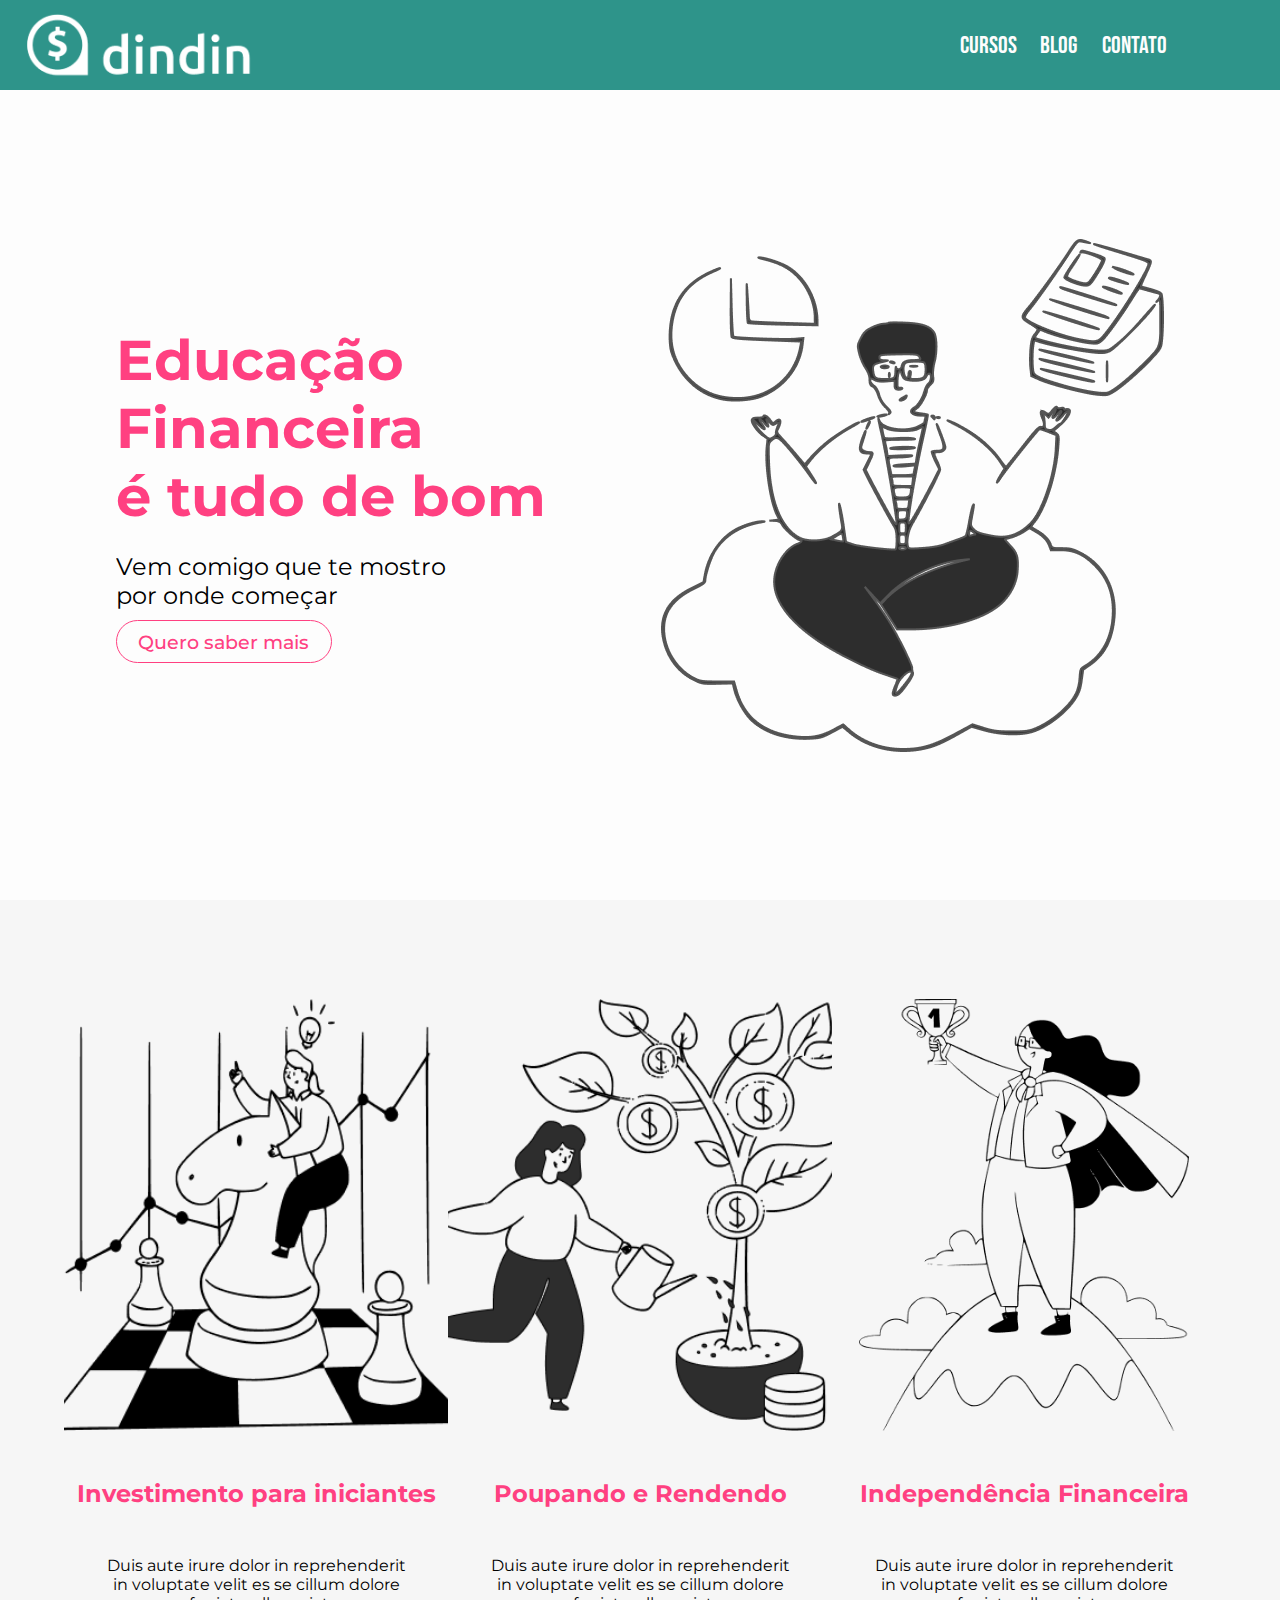
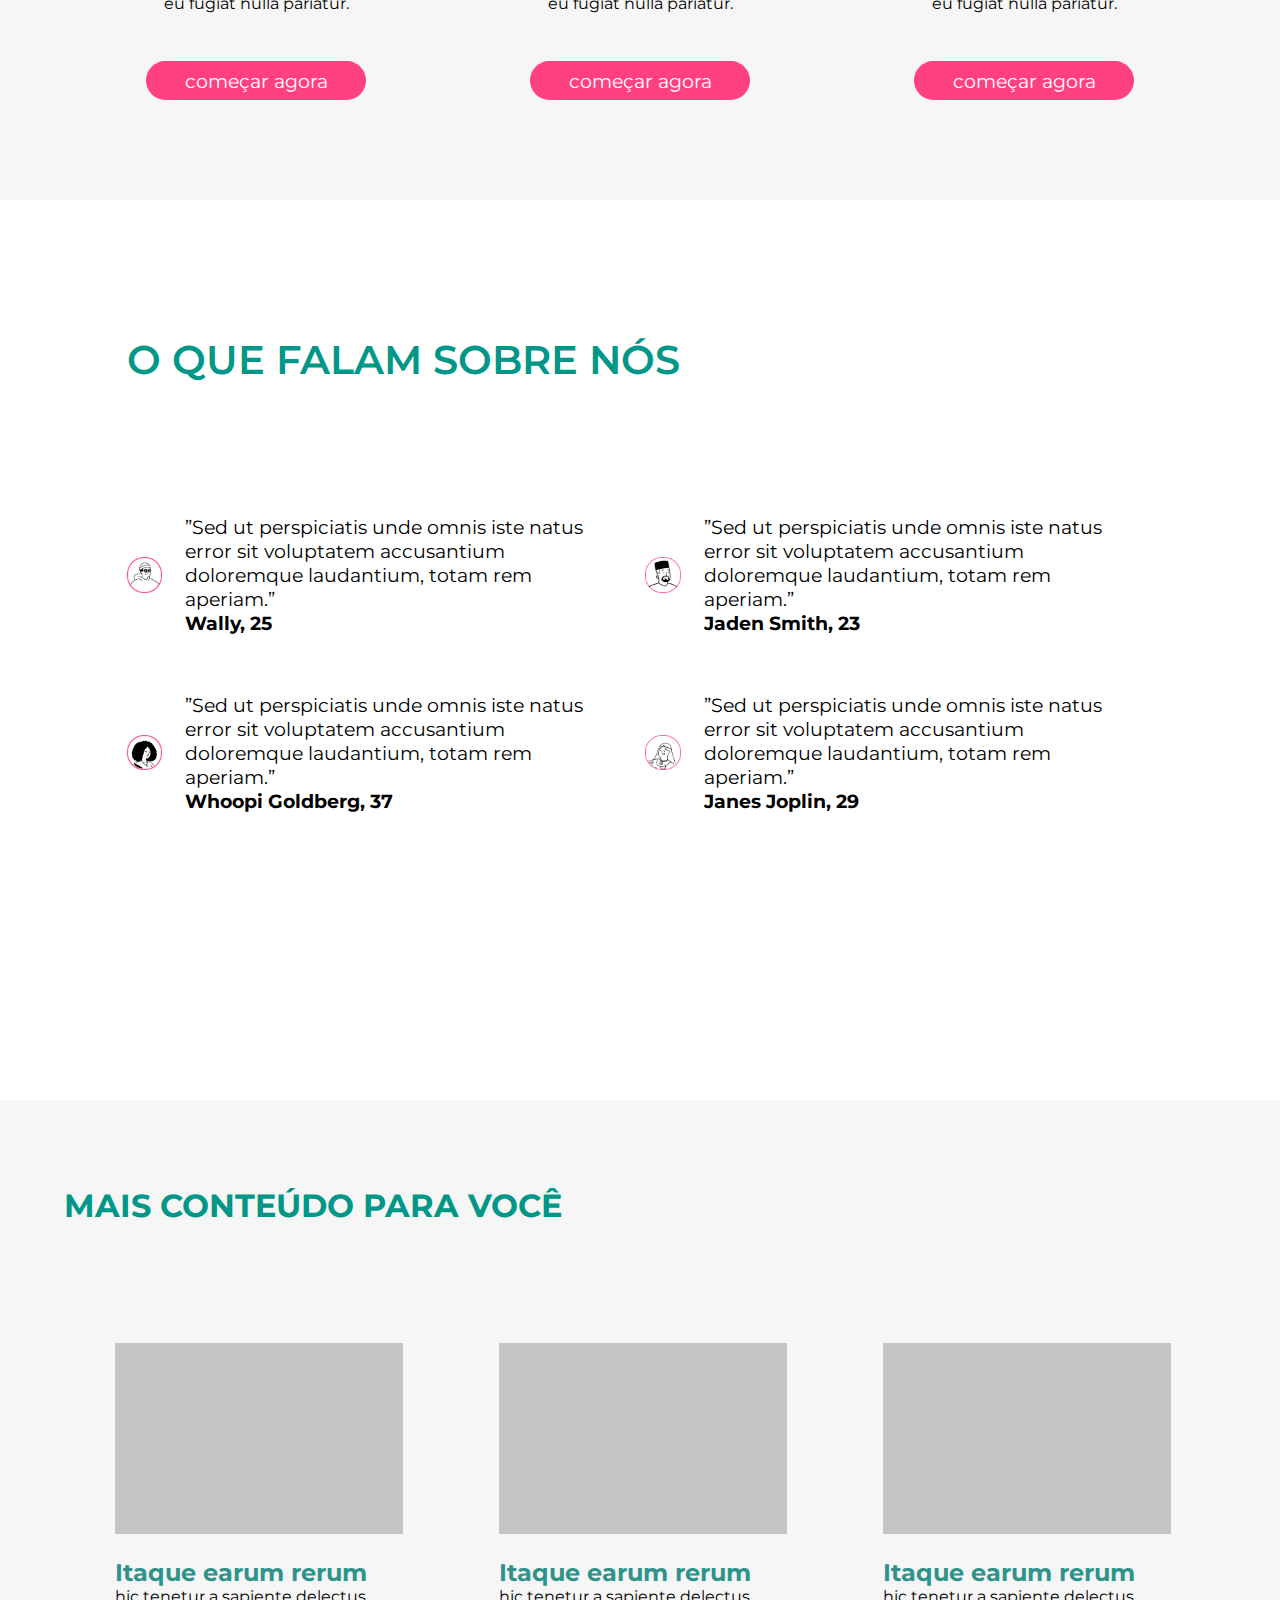
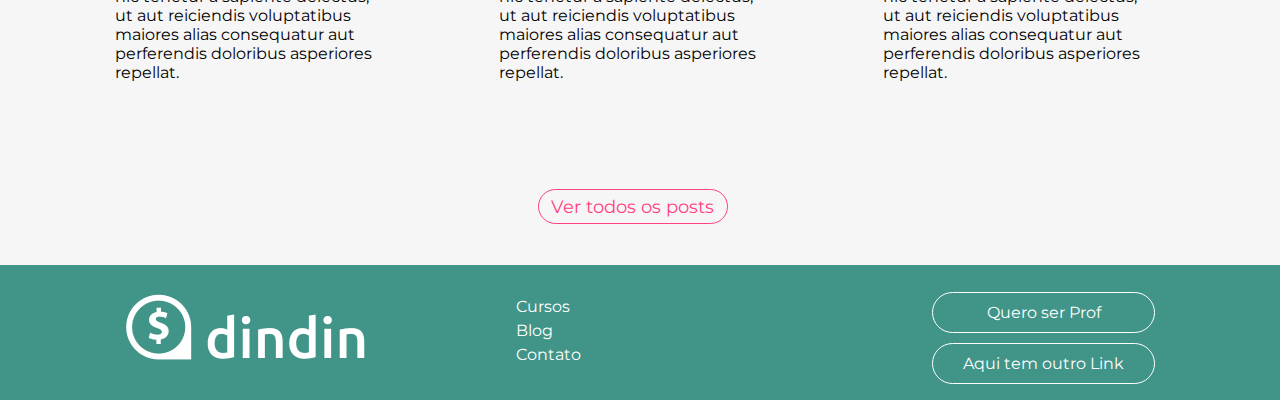
<file: index.html>
<!DOCTYPE html>
<html lang="pt-BR">
<head>
    <meta charset="UTF-8">
    <meta http-equiv="X-UA-Compatible" content="IE=edge">
    <meta name="viewport" content="width=device-width, initial-scale=1.0">
    <link rel="stylesheet" href="./style/style.css">
    <title>DINDIN</title>
</head>
<body>
    <header>
        <a href="./index.html">
            <img src="./img/logo-header.png" alt="Logo da empresa">
        </a>
        <nav>
            <ul>
                <li><a href="./cursos.html">Cursos</a></li>
                <li><a href="./blog.html">Blog</a></li>
                <li><a href="./contato.html">Contato</a></li>
            </ul>
        </nav>
    </header>
    <main>
        <section id="inicio-principal">
            <div>
                <h1>Educação <br> Financeira <br> é tudo de bom</h1>
                <p>Vem comigo que te mostro <br> por onde começar</p>
                <a href="#">Quero saber mais</a>
            </div>
            <img src="./img/ilustra-banner.png" alt="Desenho de homem sentado em nuvem.">
        </section>
        <section id="inicio-curso">
            <div class="cursos-principais">
                <img src="./img/ilustra-poupando.png" alt="Pessoa cavalgando em cavalo do xadrez, em um tabuleiro de xadrez.">
                <h4>Investimento para iniciantes</h4>
                <p>Duis aute irure dolor in reprehenderit in voluptate velit es se cillum dolore eu fugiat nulla pariatur.</p>
                <a href="./curso.html">começar agora</a>
            </div>
            <div class="cursos-principais">
                <img src="./img/ilustra-investimento.png" alt="Mulher agoando uma planta com simbolos de dinheiro.">
                <h4>Poupando e Rendendo</h4>
                <p>Duis aute irure dolor in reprehenderit in voluptate velit es se cillum dolore eu fugiat nulla pariatur.</p>
                <a href="#">começar agora</a>
            </div>
            <div class="cursos-principais">
                <img src="./img/ilustra-independencia.png" alt="Mulher com capa de héroi segurando troféu.">
                <h4>Independência Financeira</h4>
                <p>Duis aute irure dolor in reprehenderit in voluptate velit es se cillum dolore eu fugiat nulla pariatur.</p>
                <a href="#">começar agora</a>
            </div>
        </section>
        <section id="inicio-comentarios">
            <h2>O QUE FALAM SOBRE NÓS</h2>
            <div id="container-comentarios">
                <div>
                    <img src="./img/icon-wally.png" alt="icone de homem">
                    <p>”Sed ut perspiciatis unde omnis iste natus error sit voluptatem accusantium doloremque laudantium, totam rem aperiam.” <br> <b> Wally, 25 </b></p>
                </div>
                <div>
                    <img src="./img/icon-jaden.png" alt="icone de homem">
                    <p>”Sed ut perspiciatis unde omnis iste natus error sit voluptatem accusantium doloremque laudantium, totam rem aperiam.” <br> <b>Jaden Smith, 23</b></p>
                </div>
                <div>
                    <img src="./img/icon-whoopi.png" alt="icone de mulher">
                    <p>”Sed ut perspiciatis unde omnis iste natus error sit voluptatem accusantium doloremque laudantium, totam rem aperiam.” <br> <b>Whoopi Goldberg, 37</b></p>
                </div>
                <div>
                    <img src="./img/icon-jane.png" alt="icone de mulher">
                    <p>”Sed ut perspiciatis unde omnis iste natus error sit voluptatem accusantium doloremque laudantium, totam rem aperiam.” <br> <b>Janes Joplin, 29</b></p>
                </div>
            </div>  
        </section>
        <section id="inicio-posts">
            <h2>MAIS CONTEÚDO PARA VOCÊ</h2>
            <div>
                <img src="./img/fundo cinza.png" alt="plano de fundo cinza">
                <h4>Itaque earum rerum</h4>
                <p> hic tenetur a sapiente delectus, ut aut reiciendis voluptatibus maiores alias consequatur aut perferendis doloribus asperiores repellat.</p>
            </div>
            <div>
                <img src="./img/fundo cinza.png" alt="plano de fundo cinza">
                <h4>Itaque earum rerum</h4>
                <p> hic tenetur a sapiente delectus, ut aut reiciendis voluptatibus maiores alias consequatur aut perferendis doloribus asperiores repellat.</p>
            </div>
            <div>
                <img src="./img/fundo cinza.png" alt="plano de fundo cinza">
                <h4>Itaque earum rerum</h4>
                <p> hic tenetur a sapiente delectus, ut aut reiciendis voluptatibus maiores alias consequatur aut perferendis doloribus asperiores repellat.</p>
            </div>
            <a href="#">Ver todos os posts</a>
        </section>
    </main>
    <footer>
        <a href="./index.html">
            <img src="./img/logo-header.png" alt="Logo da empresa">
        </a>
        <ul>
            <li><a href="./cursos.html">Cursos</a></li>
            <li><a href="./blog.html">Blog</a></li>
            <li><a href="./contato.html">Contato</a></li>
        </ul>
            <div>
                <a href="#">Quero ser Prof</a>
                <a href="#">Aqui tem outro Link</a>
            </div>
    </footer>
</body>
</html>
</file>
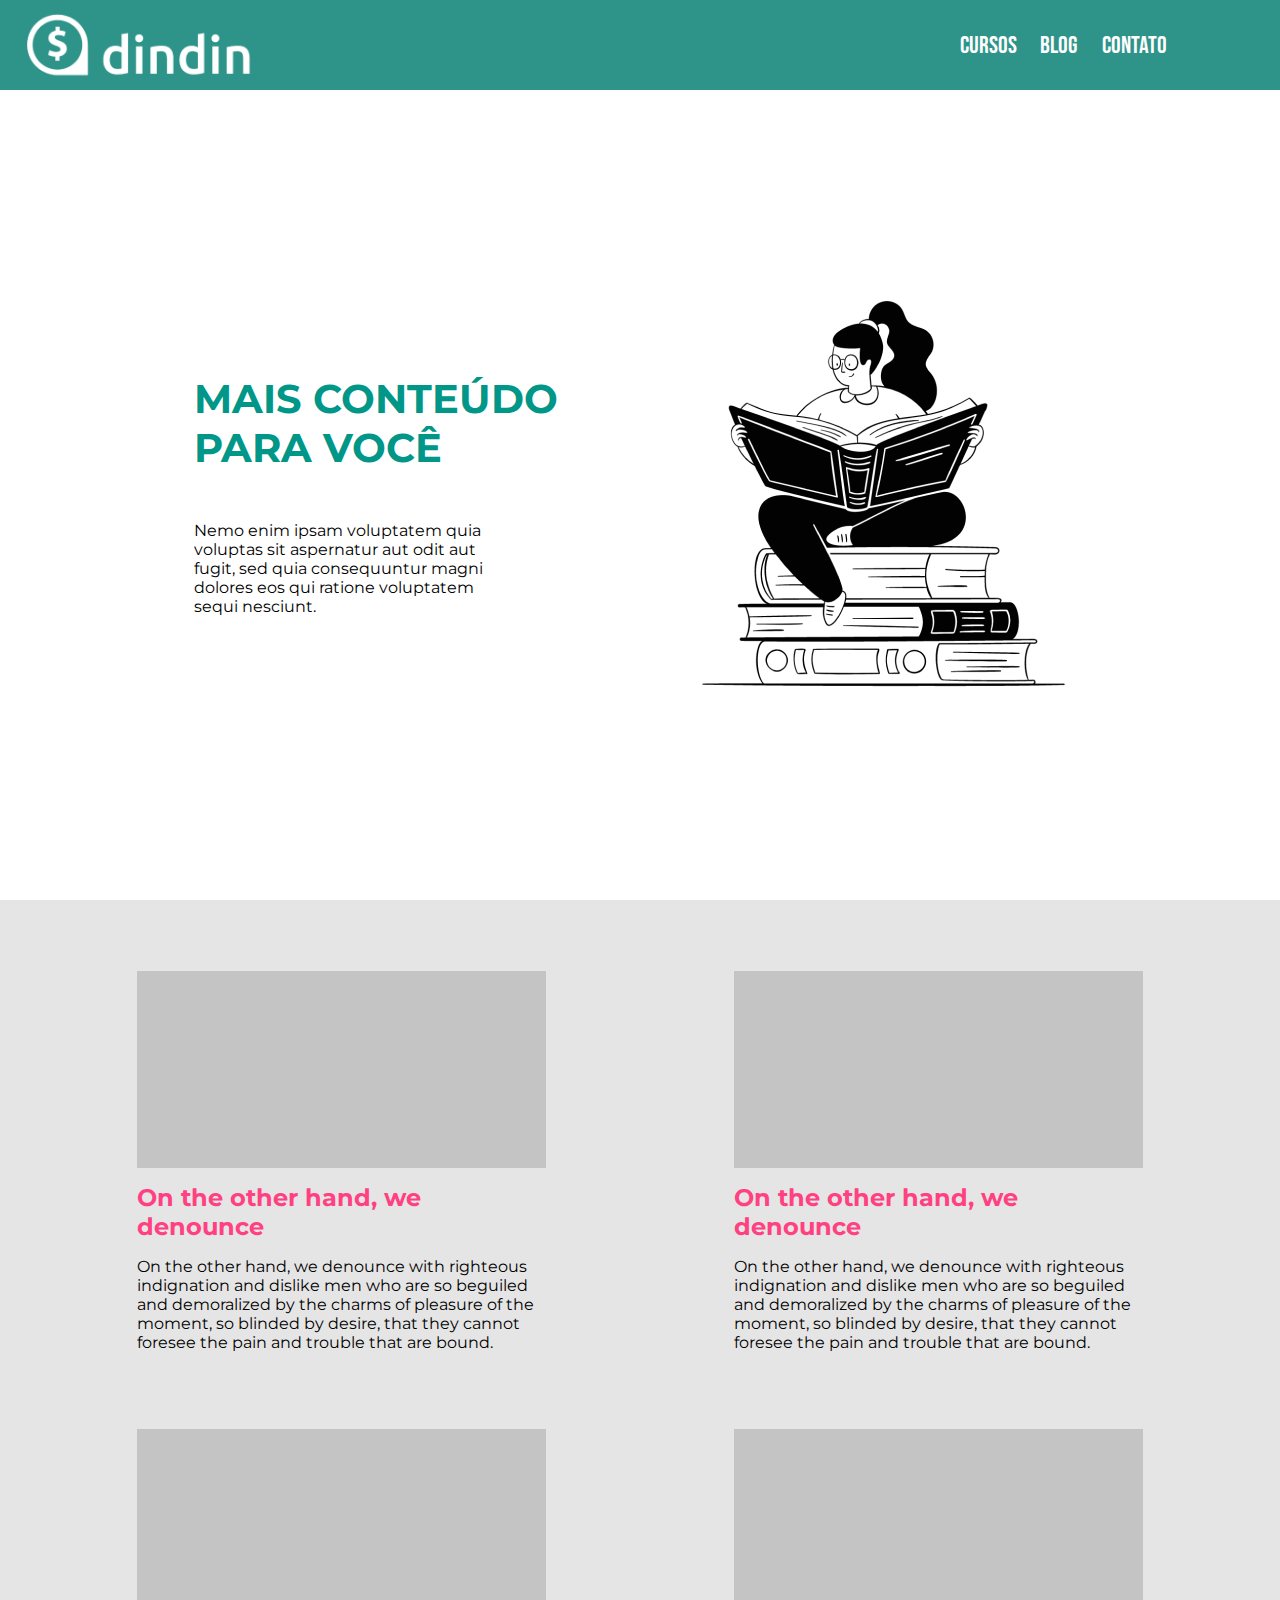
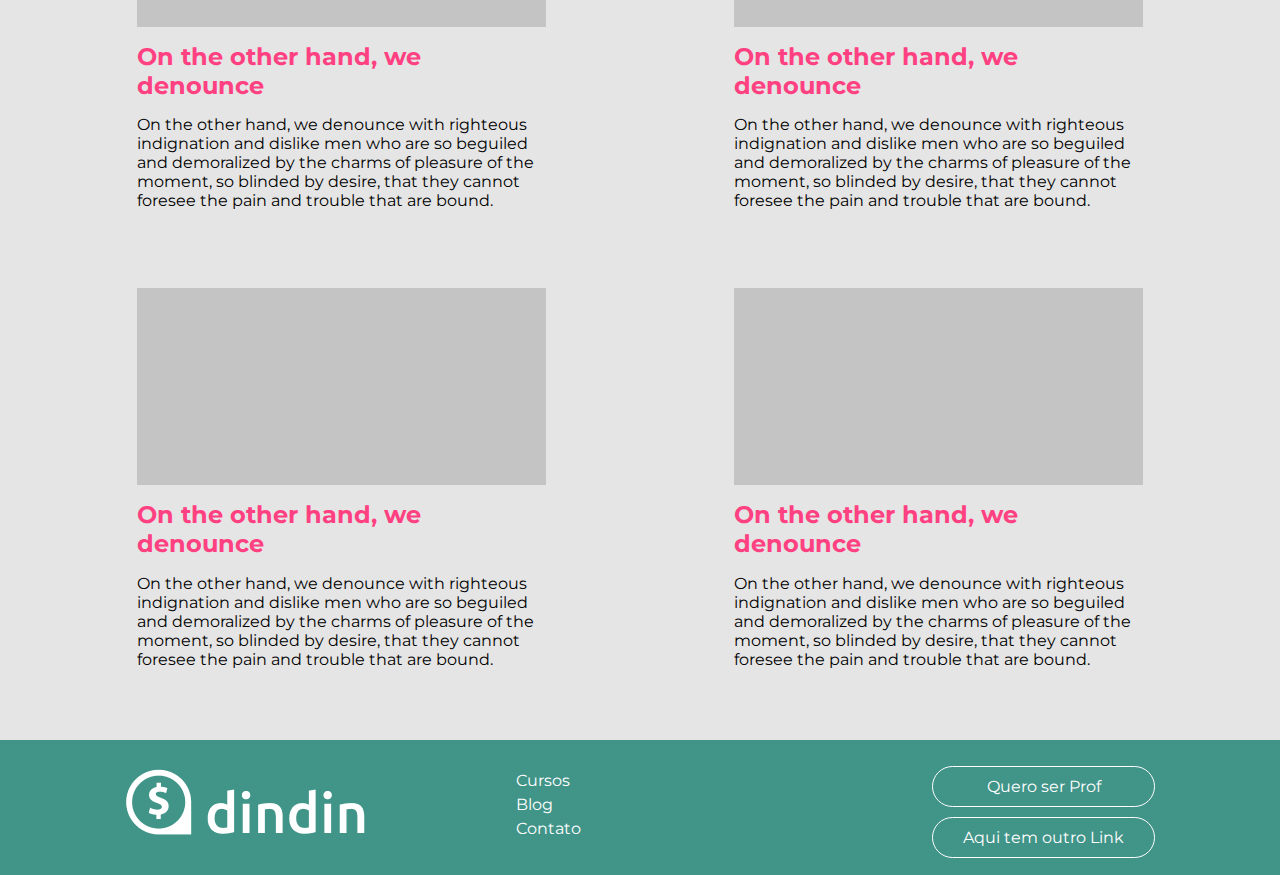
<file: blog.html>
<!DOCTYPE html>
<html lang="en">
<head>
    <meta charset="UTF-8">
    <meta http-equiv="X-UA-Compatible" content="IE=edge">
    <meta name="viewport" content="width=device-width, initial-scale=1.0">
    <link rel="stylesheet" href="./style/style.css">
    <title>DIDIN-Blog</title>
</head>
<body>
    <header>
        <a href="./index.html">
            <img src="./img/logo-header.png" alt="Logo da empresa">
        </a>
        <nav>
            <ul>
                <li><a href="./cursos.html">Cursos</a></li>
                <li><a href="./blog.html">Blog</a></li>
                <li><a href="./contato.html">Contato</a></li>
            </ul>
        </nav>
    </header>
    <main>
        <section id="inicio-blog">
            <div id="titulo-blog">
                <h1>MAIS CONTEÚDO PARA VOCÊ</h1>
                <p>Nemo enim ipsam voluptatem quia voluptas sit aspernatur aut odit aut fugit, sed quia consequuntur magni dolores eos qui ratione voluptatem sequi nesciunt. </p>
            </div>
            <div>
                <img src="./img/ilustra-blog.png" alt="Mulher lendo um livro, sentada em uma pulha de livros">
            </div>
        </section>
        <section id="conteudo-blog">
            <div class="container-blog">
                <img src="./img/fundo cinza.png" alt="Fundo cinza">
                <a href="./post.html" style="text-decoration: none;"><h2>On the other hand, we denounce</h2></a>
                <p>On the other hand, we denounce with righteous indignation and dislike men who are so beguiled and demoralized by the charms of pleasure of the moment, so blinded by desire, that they cannot foresee the pain and trouble that are bound.</p>
            </div>
            <div class="container-blog">
                <img src="./img/fundo cinza.png" alt="Fundo cinza">
                <a href="./post.html" style="text-decoration: none;"><h2>On the other hand, we denounce</h2></a>
                <p>On the other hand, we denounce with righteous indignation and dislike men who are so beguiled and demoralized by the charms of pleasure of the moment, so blinded by desire, that they cannot foresee the pain and trouble that are bound.</p>
            </div>
            <div class="container-blog">
                <img src="./img/fundo cinza.png" alt="Fundo cinza">
                <a href="./post.html" style="text-decoration: none;"><h2>On the other hand, we denounce</h2></a>
                <p>On the other hand, we denounce with righteous indignation and dislike men who are so beguiled and demoralized by the charms of pleasure of the moment, so blinded by desire, that they cannot foresee the pain and trouble that are bound.</p>
            </div>
            <div class="container-blog">
                <img src="./img/fundo cinza.png" alt="Fundo cinza">
                <a href="./post.html" style="text-decoration: none;"><h2>On the other hand, we denounce</h2></a>
                <p>On the other hand, we denounce with righteous indignation and dislike men who are so beguiled and demoralized by the charms of pleasure of the moment, so blinded by desire, that they cannot foresee the pain and trouble that are bound.</p>
            </div>
            <div class="container-blog" style="margin-bottom: 5%;">
                <img src="./img/fundo cinza.png" alt="Fundo cinza">
                <a href="./post.html" style="text-decoration: none;"><h2>On the other hand, we denounce</h2></a>
                <p>On the other hand, we denounce with righteous indignation and dislike men who are so beguiled and demoralized by the charms of pleasure of the moment, so blinded by desire, that they cannot foresee the pain and trouble that are bound.</p>
            </div>
            <div class="container-blog" style="margin-bottom: 5%;">
                <img src="./img/fundo cinza.png" alt="Fundo cinza">
                <a href="./post.html" style="text-decoration: none;"><h2>On the other hand, we denounce</h2></a>
                <p>On the other hand, we denounce with righteous indignation and dislike men who are so beguiled and demoralized by the charms of pleasure of the moment, so blinded by desire, that they cannot foresee the pain and trouble that are bound.</p>
            </div>
        </section>
    </main>
    <footer>
        <a href="./index.html">
            <img src="./img/logo-header.png" alt="Logo da empresa">
        </a>
        <ul>
            <li><a href="./cursos.html">Cursos</a></li>
            <li><a href="./blog.html">Blog</a></li>
            <li><a href="./contato.html">Contato</a></li>
        </ul>
            <div>
                <a href="#">Quero ser Prof</a>
                <a href="#">Aqui tem outro Link</a>
            </div>
    </footer>
</body>
</html>
</file>
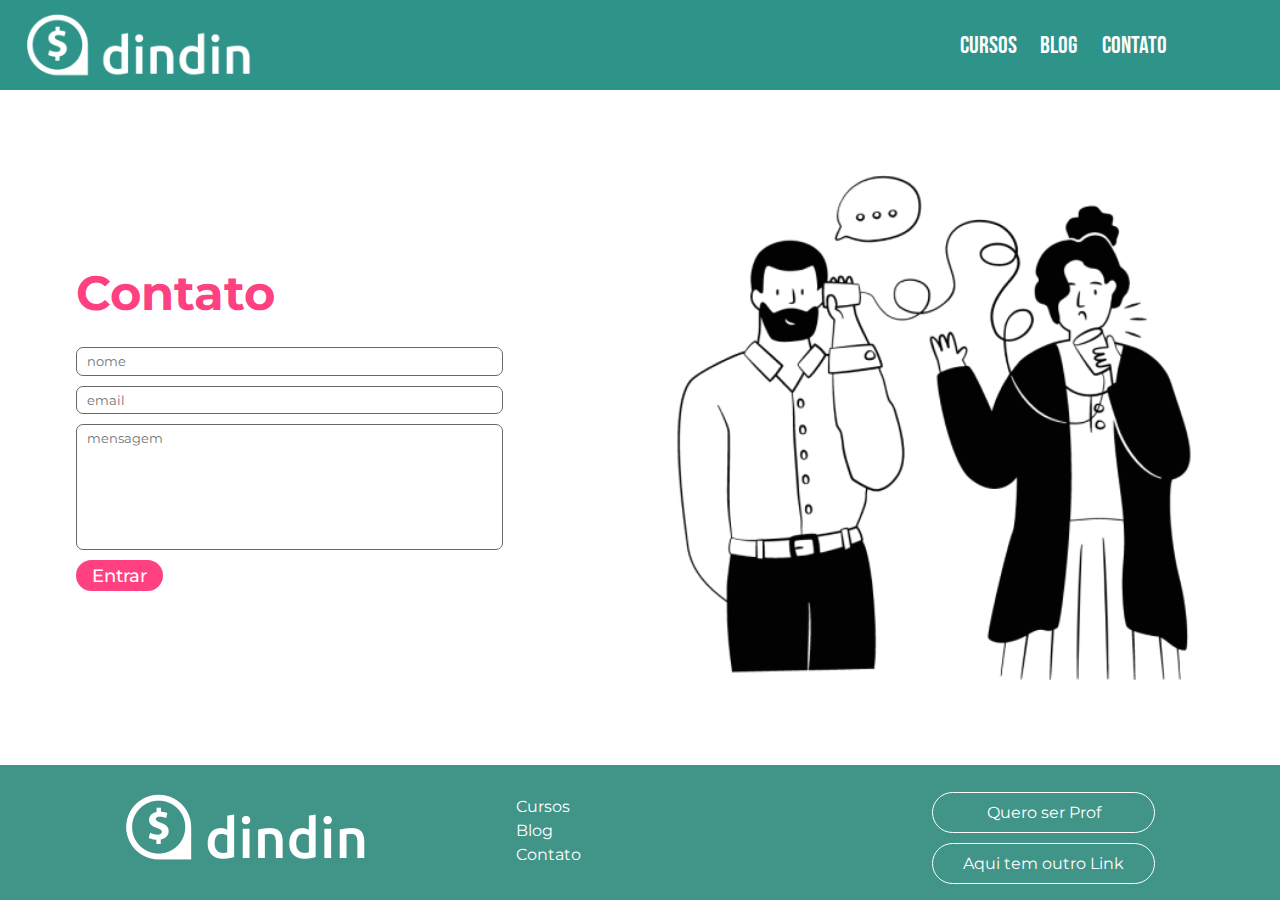
<file: contato.html>
<!DOCTYPE html>
<html lang="en">
<head>
    <meta charset="UTF-8">
    <meta http-equiv="X-UA-Compatible" content="IE=edge">
    <meta name="viewport" content="width=device-width, initial-scale=1.0">
    <link rel="stylesheet" href="./style/style.css">
    <title>DINDIN-contato</title>
</head>
<body>
    <header>
        <a href="./index.html">
            <img src="./img/logo-header.png" alt="Logo da empresa">
        </a>
        <nav>
            <ul>
                <li><a href="./cursos.html">Cursos</a></li>
                <li><a href="./blog.html">Blog</a></li>
                <li><a href="./contato.html">Contato</a></li>
            </ul>
        </nav>
    </header>
    <main id="menu-contato">
        <form action="#" id="formulario-contato">
            <h1>Contato</h1>
            <div>
                <label for="nome"></label>
                <input type="text" id="nome" placeholder="nome"/>
            </div>
            <div>
                <label for="email"></label>
                <input type="email" id="email" placeholder="email"/>
            </div>
            <div>
                <label for="msg"></label>
                <input type="msg" id="msg" placeholder="mensagem"/>
            </div>
            <a href="#">Entrar</a>
        </form>
        <img src="./img/ilustra-contato.png" alt="Homem e mulher falando por brinquedo, telefone de fio.">
    </main>
    <footer>
        <a href="./index.html">
            <img src="./img/logo-header.png" alt="Logo da empresa">
        </a>
        <ul>
            <li><a href="./cursos.html">Cursos</a></li>
            <li><a href="./blog.html">Blog</a></li>
            <li><a href="./contato.html">Contato</a></li>
        </ul>
            <div>
                <a href="#">Quero ser Prof</a>
                <a href="#">Aqui tem outro Link</a>
            </div>
    </footer>
</body>
</html>
</file>
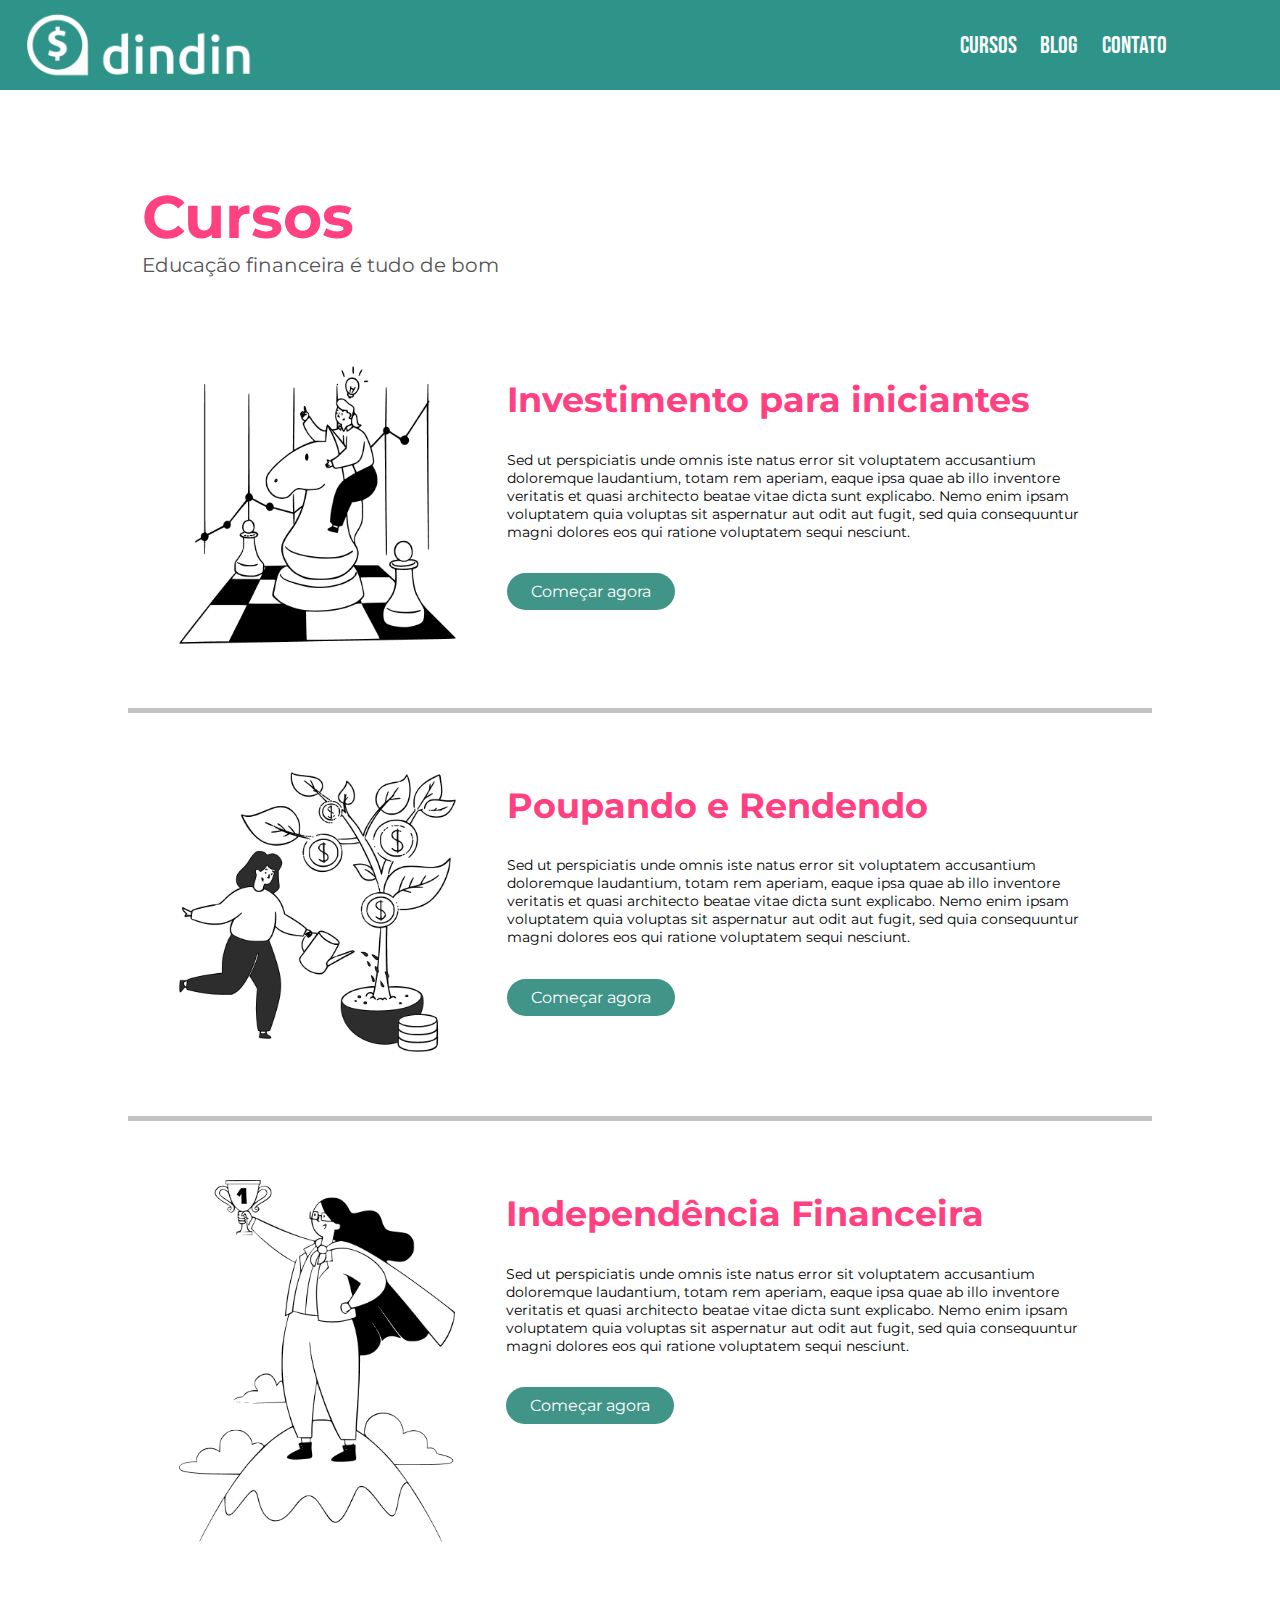
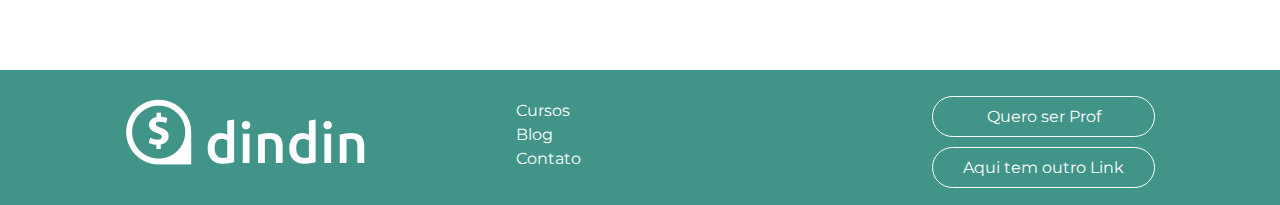
<file: cursos.html>
<!DOCTYPE html>
<html lang="en">
<head>
    <meta charset="UTF-8">
    <meta http-equiv="X-UA-Compatible" content="IE=edge">
    <meta name="viewport" content="width=device-width, initial-scale=1.0">
    <link rel="stylesheet" href="./style/style.css">
    <title>DINDIN-Curos</title>
</head>
<body>
    <header>
        <a href="./index.html">
            <img src="./img/logo-header.png" alt="Logo da empresa">
        </a>
        <nav>
            <ul>
                <li><a href="./cursos.html">Cursos</a></li>
                <li><a href="./blog.html">Blog</a></li>
                <li><a href="./contato.html">Contato</a></li>
            </ul>
        </nav>
    </header>
    <main id="menu-cursos">
        <article id="titulo-cursos">
            <h1>Cursos</h1>
            <p>Educação financeira é tudo de bom</p>
        </article>
        <section class="secoes-cursos">
            <div class="img-cursos">
               <img src="./img/ilustra-poupando.png" alt="Pessoa cavalgando em peça do xadres, cavalo"> 
            </div>
            <div class="conteudo-cursos">
                <h2>Investimento para iniciantes</h2>
                <p>Sed ut perspiciatis unde omnis iste natus error sit voluptatem accusantium doloremque laudantium, totam rem aperiam, eaque ipsa quae ab illo inventore veritatis et quasi architecto beatae vitae dicta sunt explicabo. Nemo enim ipsam voluptatem quia voluptas sit aspernatur aut odit aut fugit, sed quia consequuntur magni dolores eos qui ratione voluptatem sequi nesciunt. </p>
                <a href="./curso.html">Começar agora</a>
            </div>
        </section>
        <section class="secoes-cursos">
            <div class="img-cursos">
                <img src="./img/ilustra-investimento.png" alt="mulher agoando planta que tem simbolos de dinheiro"> 
             </div>
             <div class="conteudo-cursos">
                 <h2>Poupando e Rendendo</h2>
                 <p>Sed ut perspiciatis unde omnis iste natus error sit voluptatem accusantium doloremque laudantium, totam rem aperiam, eaque ipsa quae ab illo inventore veritatis et quasi architecto beatae vitae dicta sunt explicabo. Nemo enim ipsam voluptatem quia voluptas sit aspernatur aut odit aut fugit, sed quia consequuntur magni dolores eos qui ratione voluptatem sequi nesciunt. </p>
                 <a href="#">Começar agora</a>
             </div>
        </section>
        <section class="secoes-cursos" id="tirar-borda">
            <div class="img-cursos">
                <img src="./img/ilustra-independencia.png" alt="Mulher com capa de herói, em cima de montanha, segurando troféu"> 
             </div>
             <div class="conteudo-cursos">
                 <h2>Independência Financeira</h2>
                 <p>Sed ut perspiciatis unde omnis iste natus error sit voluptatem accusantium doloremque laudantium, totam rem aperiam, eaque ipsa quae ab illo inventore veritatis et quasi architecto beatae vitae dicta sunt explicabo. Nemo enim ipsam voluptatem quia voluptas sit aspernatur aut odit aut fugit, sed quia consequuntur magni dolores eos qui ratione voluptatem sequi nesciunt. </p>
                 <a href="#">Começar agora</a>
             </div>
        </section>
    </main>
    <footer>
        <a href="./index.html">
            <img src="./img/logo-header.png" alt="Logo da empresa">
        </a>
        <ul>
            <li><a href="./cursos.html">Cursos</a></li>
            <li><a href="./blog.html">Blog</a></li>
            <li><a href="./contato.html">Contato</a></li>
        </ul>
            <div>
                <a href="#">Quero ser Prof</a>
                <a href="#">Aqui tem outro Link</a>
            </div>
    </footer>
</body>
</html>
</file>
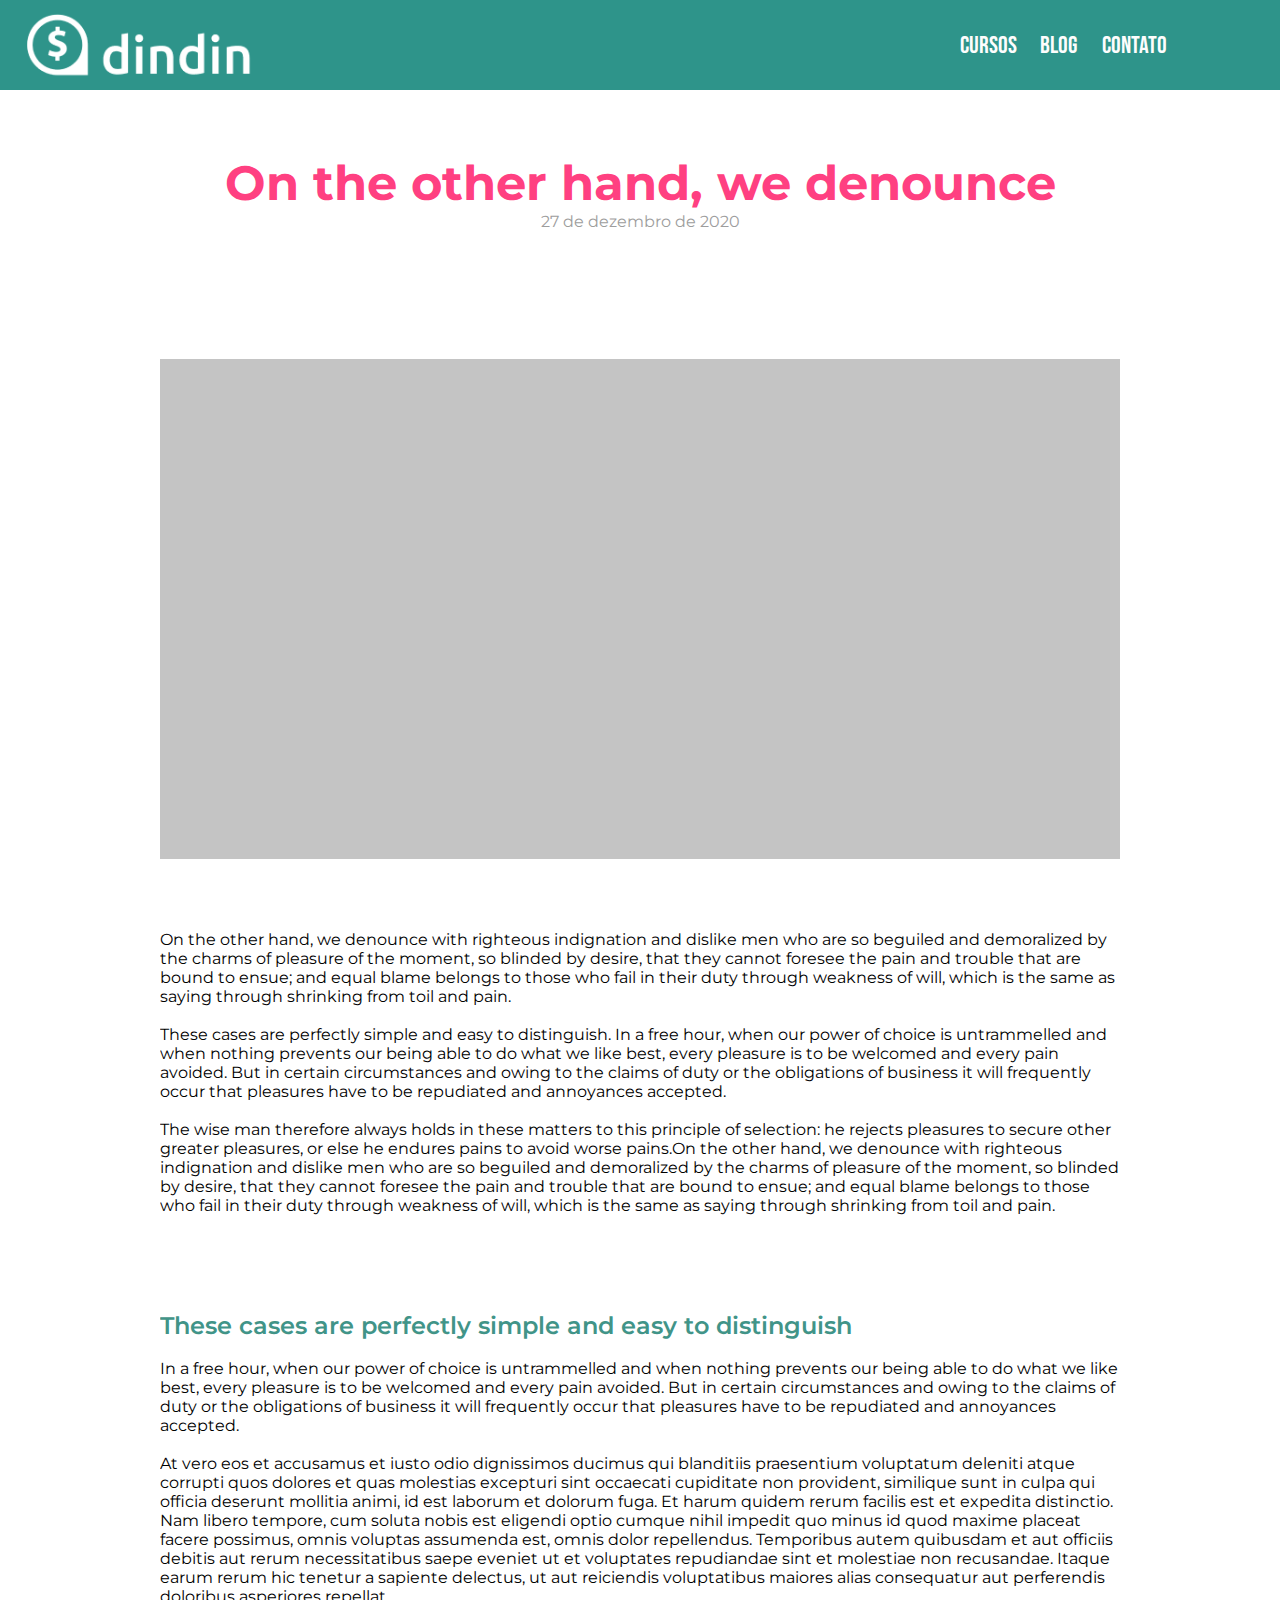
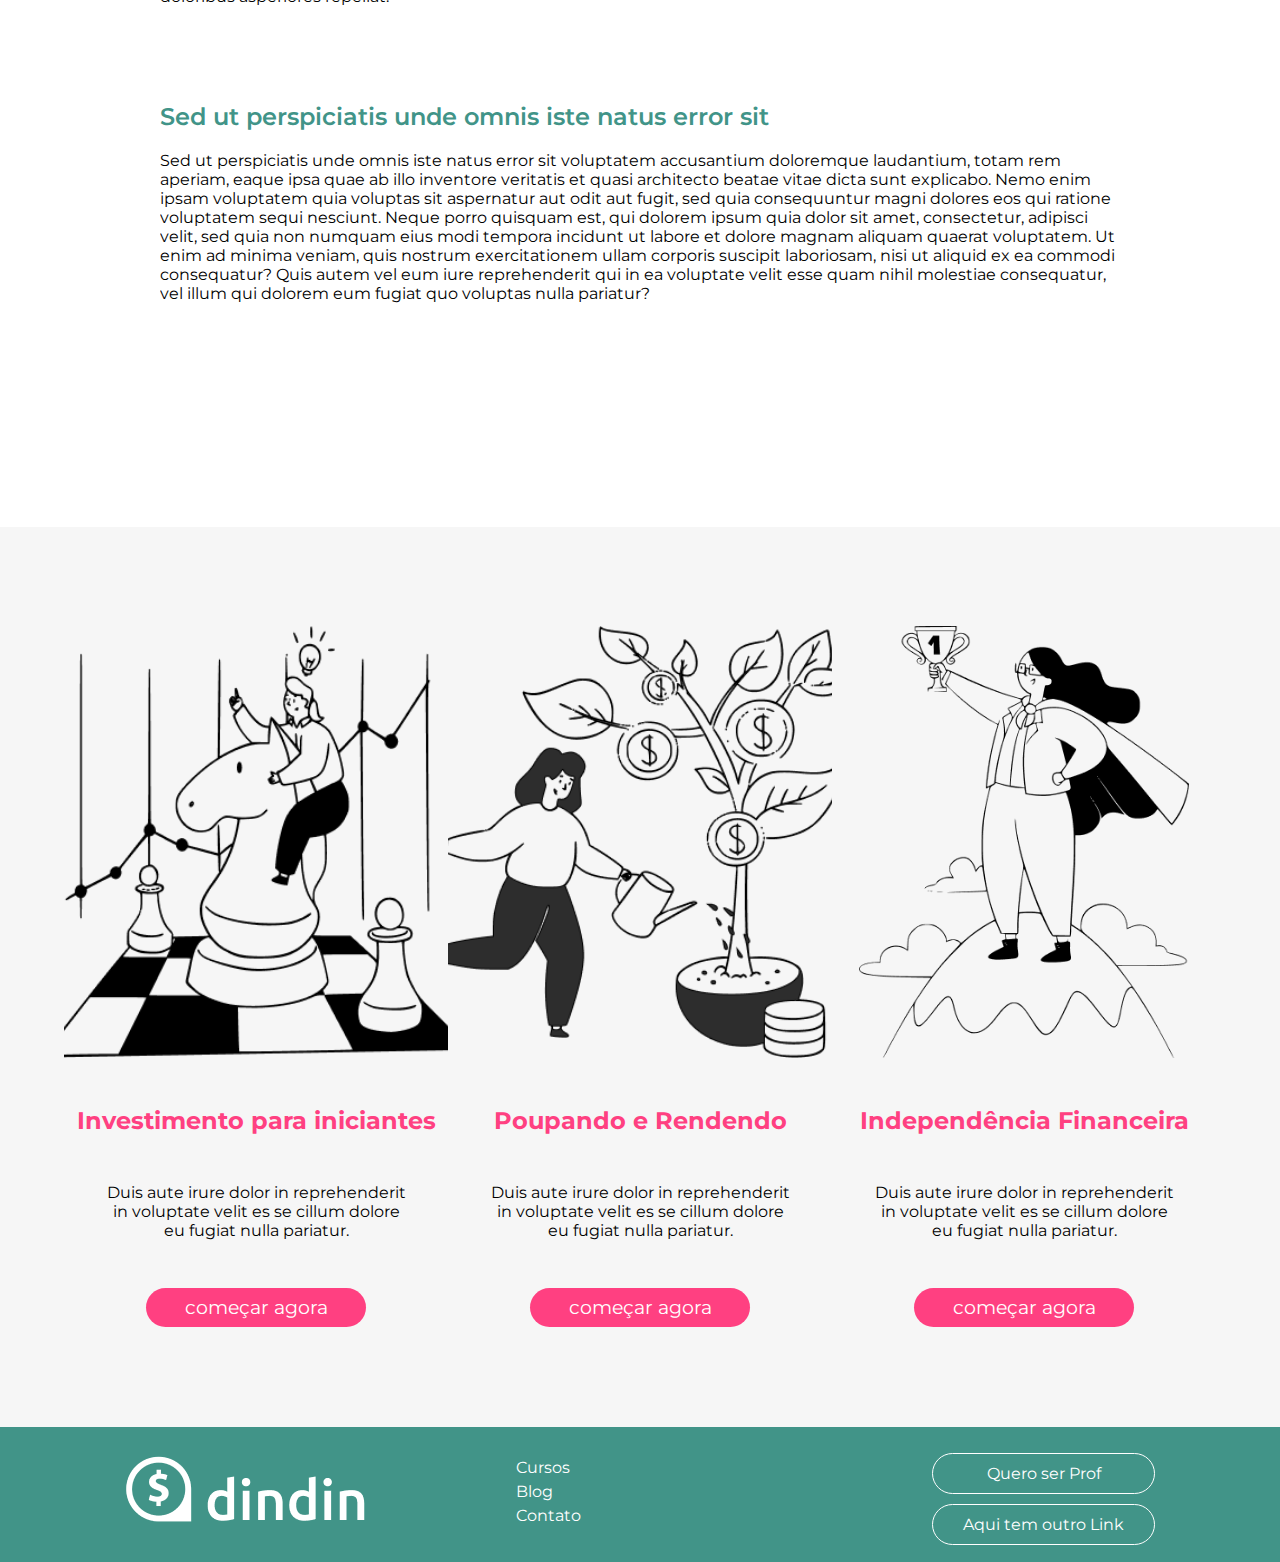
<file: post.html>
<!DOCTYPE html>
<html lang="en">
<head>
    <meta charset="UTF-8">
    <meta http-equiv="X-UA-Compatible" content="IE=edge">
    <meta name="viewport" content="width=device-width, initial-scale=1.0">
    <link rel="stylesheet" href="./style/style.css">
    <title>DINDIN-Post</title>
</head>
<body>
    <header>
        <a href="./index.html">
            <img src="./img/logo-header.png" alt="Logo da empresa">
        </a>
        <nav>
            <ul>
                <li><a href="./cursos.html">Cursos</a></li>
                <li><a href="./blog.html">Blog</a></li>
                <li><a href="./contato.html">Contato</a></li>
            </ul>
        </nav>
    </header>
    <main>
        <article id="inicio-post">
            <div id="titulo-post">
                <h1>On the other hand, we denounce</h1>
                <p>27 de dezembro de 2020</p>
            </div>
            <div id="container-post">
                <img src="./img/fundo cinza.png" alt="Fundo cinza">
                <p>On the other hand, we denounce with righteous indignation and dislike men who are so beguiled and demoralized by the charms of pleasure of the moment, so blinded by desire, that they cannot foresee the pain and trouble that are bound to ensue; and equal blame belongs to those who fail in their duty through weakness of will, which is the same as saying through shrinking from toil and pain. 
                    <br><br> These cases are perfectly simple and easy to distinguish. In a free hour, when our power of choice is untrammelled and when nothing prevents our being able to do what we like best, every pleasure is to be welcomed and every pain avoided. But in certain circumstances and owing to the claims of duty or the obligations of business it will frequently occur that pleasures have to be repudiated and annoyances accepted.
                    <br><br> The wise man therefore always holds in these matters to this principle of selection: he rejects pleasures to secure other greater pleasures, or else he endures pains to avoid worse pains.On the other hand, we denounce with righteous indignation and dislike men who are so beguiled and demoralized by the charms of pleasure of the moment, so blinded by desire, that they cannot foresee the pain and trouble that are bound to ensue; and equal blame belongs to those who fail in their duty through weakness of will, which is the same as saying through shrinking from toil and pain. 
                </p>
                <h3>These cases are perfectly simple and easy to distinguish</h3>
                <p>
                    In a free hour, when our power of choice is untrammelled and when nothing prevents our being able to do what we like best, every pleasure is to be welcomed and every pain avoided. But in certain circumstances and owing to the claims of duty or the obligations of business it will frequently occur that pleasures have to be repudiated and annoyances accepted.
                    <br><br> At vero eos et accusamus et iusto odio dignissimos ducimus qui blanditiis praesentium voluptatum deleniti atque corrupti quos dolores et quas molestias excepturi sint occaecati cupiditate non provident, similique sunt in culpa qui officia deserunt mollitia animi, id est laborum et dolorum fuga. Et harum quidem rerum facilis est et expedita distinctio. Nam libero tempore, cum soluta nobis est eligendi optio cumque nihil impedit quo minus id quod maxime placeat facere possimus, omnis voluptas assumenda est, omnis dolor repellendus. Temporibus autem quibusdam et aut officiis debitis aut rerum necessitatibus saepe eveniet ut et voluptates repudiandae sint et molestiae non recusandae. Itaque earum rerum hic tenetur a sapiente delectus, ut aut reiciendis voluptatibus maiores alias consequatur aut perferendis doloribus asperiores repellat.
                </p>
                <h3>Sed ut perspiciatis unde omnis iste natus error sit </h3>
                <p>
                    Sed ut perspiciatis unde omnis iste natus error sit voluptatem accusantium doloremque laudantium, totam rem aperiam, eaque ipsa quae ab illo inventore veritatis et quasi architecto beatae vitae dicta sunt explicabo. Nemo enim ipsam voluptatem quia voluptas sit aspernatur aut odit aut fugit, sed quia consequuntur magni dolores eos qui ratione voluptatem sequi nesciunt. Neque porro quisquam est, qui dolorem ipsum quia dolor sit amet, consectetur, adipisci velit, sed quia non numquam eius modi tempora incidunt ut labore et dolore magnam aliquam quaerat voluptatem. Ut enim ad minima veniam, quis nostrum exercitationem ullam corporis suscipit laboriosam, nisi ut aliquid ex ea commodi consequatur? Quis autem vel eum iure reprehenderit qui in ea voluptate velit esse quam nihil molestiae consequatur, vel illum qui dolorem eum fugiat quo voluptas nulla pariatur?
                </p>
            </div>
        </article>
        <section id="inicio-curso">
            <div class="cursos-principais">
                <img src="./img/ilustra-poupando.png" alt="Pessoa cavalgando em cavalo do xadrez, em um tabuleiro de xadrez.">
                <h4>Investimento para iniciantes</h4>
                <p>Duis aute irure dolor in reprehenderit in voluptate velit es se cillum dolore eu fugiat nulla pariatur.</p>
                <a href="./curso.html">começar agora</a>
            </div>
            <div class="cursos-principais">
                <img src="./img/ilustra-investimento.png" alt="Mulher agoando uma planta com simbolos de dinheiro.">
                <h4>Poupando e Rendendo</h4>
                <p>Duis aute irure dolor in reprehenderit in voluptate velit es se cillum dolore eu fugiat nulla pariatur.</p>
                <a href="#">começar agora</a>
            </div>
            <div class="cursos-principais">
                <img src="./img/ilustra-independencia.png" alt="Mulher com capa de héroi segurando troféu.">
                <h4>Independência Financeira</h4>
                <p>Duis aute irure dolor in reprehenderit in voluptate velit es se cillum dolore eu fugiat nulla pariatur.</p>
                <a href="#">começar agora</a>
            </div>
        </section>
    </main>
    <footer>
        <a href="./index.html">
            <img src="./img/logo-header.png" alt="Logo da empresa">
        </a>
        <ul>
            <li><a href="./cursos.html">Cursos</a></li>
            <li><a href="./blog.html">Blog</a></li>
            <li><a href="./contato.html">Contato</a></li>
        </ul>
            <div>
                <a href="#">Quero ser Prof</a>
                <a href="#">Aqui tem outro Link</a>
            </div>
    </footer>
</body>
</html>
</file>
<file: style/style.css>
@import url('https://fonts.googleapis.com/css2?family=Bebas+Neue&family=Edu+SA+Beginner:wght@400;500&family=Montserrat:wght@100;200;300;400;500;600;700;800;900&display=swap');

* {
    margin: 0;
    padding: 0;
    font-family: 'Montserrat', sans-serif;
    overflow-x: hidden;
}

header {
    background-color: #2E948A;
    width: 100vw;
    height: 10vh;
    position: relative;
    display: flex;
    justify-content: space-between;
    align-items: center;
}

header a {
    margin: 0.8% 0 0 2%;
}

header a img {
    height: 8vh;
}

header nav {
    margin: 0 8% 0 0;
}

header ul {
    display: flex;
    align-items: center;
    justify-content: center;
    list-style-type: none;
    width: auto;
}

header ul li {
    margin: 0 10px;
    padding: 2px;
}

header ul li a {
    text-decoration: none;
    color: #FDFDFD;
    font-size: 150%;
    font-family: 'Bebas Neue', cursive;   
}

#inicio-principal {
    width: 100vw;
    height: 90vh;
    background-color: #FDFDFD;
    display: flex;
    justify-content: space-evenly;
    align-items: center;
    flex-wrap: wrap;
}

#inicio-principal div {
    overflow-y: hidden;
}

#inicio-principal div h1 {
    color: #FF4081;
    font-size: 350%;
    font-weight: 700;
    font-family: 'Montserrat', sans-serif;
    margin-bottom: 5%;
}

#inicio-principal div p {
    font-size: 150%;
    font-weight: 400;
    margin-bottom: 7%;
}

#inicio-principal div a {
    background-color: #FDFDFD;
    border: 1px solid #ff4081;
    border-radius: 62px;
    padding: 2% 5%;
    color: #FF4081;
    font-size: 120%;
    font-weight: 500;
    text-decoration: none;
    position: relative;
    top: -10px;
    transition: 0.8s ease;
}

#inicio-principal div a:hover {
    background-color: #ff4081;
    color: #FDFDFD;
}

#inicio-curso {
    width: 100vw;
    height: 100vh;
    background-color: #F6F6F6;
    display: flex;
    flex-flow:row wrap;
    justify-content: center;
    align-items: center;
}

.cursos-principais {
    width: 30%;
    height: 80%;
    display: flex;
    justify-content: space-evenly;
    align-items: center;
    flex-direction: column;
}

.cursos-principais img {
    height: 60%;
    margin-bottom: 10%;
}

.cursos-principais h4 {
    color: #FF4081;
    font-size: 150%;
    margin-bottom: 10%;
    overflow-y: hidden;
}

.cursos-principais p {
    width: 80%;
    text-align: center;
    margin-bottom: 10%;
    font-weight: 400;
    overflow-y: hidden;
} 

.cursos-principais a {
    background-color: #FF4081;
    border: none;
    border-radius: 62px;
    padding: 2% 10%;
    color: #fff;
    font-size: 120%;
    font-weight: 400;
    overflow-y: hidden;
    text-decoration: none;
}

#inicio-comentarios {
    width: 99vw;
    height: 100vh;
    position: relative;
}

#inicio-comentarios h2 {
    position: absolute;
    top: 15%;
    left: 10%;
    font-size: 250%;
    font-weight: 600;
    color: #009688;
}

#container-comentarios {
    position: relative;
    top: 35%;
    left: 10%;
    display: flex;
    flex-flow: row wrap;
    width: 90vw;
}

#container-comentarios div {
    display: flex;
    align-items: center;
    width: 40%;
    margin: 0 5% 5% 0;
}

#container-comentarios div img {
    margin-right: 5%;
}

#container-comentarios div p {
    font-size: 120%;
}

#inicio-posts {
    width: 100vw;
    height: 85vh;
    background-color: #F6F6F6;
    display: flex;
    align-items: center;
    justify-content: center;
    flex-wrap: wrap;
    position: relative;
}

#inicio-posts h2 {
    width: 100%;
    color: #009688;
    font-size: 200%;
    position: relative;
    left: 5%;
}

#inicio-posts div {
    width: 30%;
    height: 50%;
    position: relative;
    top: -7%;
    left: 4%;
}

#inicio-posts div img {
    width: 75%;
    height: 50%;
    margin-bottom: 5%;
}

#inicio-posts div h4 {
    color: #2E948A;
    font-size: 150%;
    font-weight: 700;
}

#inicio-posts div p {
    width: 70%;
}

#inicio-posts a {
    position: absolute;
    left: 42%;
    top: 90%;
    border: 1px solid #ff4081;
    border-radius: 62px;
    color: #FF4081;
    background-color: #F6F6F6;
    padding: 0.5% 1%;
    font-size: 110%;
    text-decoration: none;
}

footer {
    width: 100vw;
    height: 15vh;
    background-color: #419488;
    display: flex;
    align-items: center;
    justify-content: space-around;
    position: relative;
}

footer img {
    height: 70%;
}

footer ul {
    list-style-type: none;
    text-decoration: none;
    position: relative;
    right: 8%;
}

footer li {
    margin-bottom: 5px;
}

footer a {
    text-decoration: none;
    color: #fff;
}

footer div {
    display: flex;
    flex-direction: column;
}

footer div a {
    border: 1px solid #fff;
    border-radius: 62px;
    margin-top: 10px;
    background-color: #419488;
    color: #fff;
    padding: 10px 30px;
    display: flex;
    align-items: center;
    justify-content: center;
}

#menu-contato {
    width: 100vw;
    height: 75vh;
    display: flex;
    align-items: center;
    justify-content: space-evenly;
}

#formulario-contato {
    width: 40%;
    display: flex;
    flex-direction: column;
}

#formulario-contato h1 {
    color: #FF4081;
    margin-bottom: 5%;
    font-size: 300%;
}

#formulario-contato #nome {
    border: 1px solid #686868;
    border-radius: 7px;
    width: 80%;
    margin-bottom: 2%;
    padding: 1% 1% 1% 2%;
}

#formulario-contato #email {
    border: 1px solid #686868;
    border-radius: 7px;
    width: 80%;
    margin-bottom: 2%;
    padding: 1% 1% 1% 2%;
}

#formulario-contato #msg {
    border: 1px solid #686868;
    border-radius: 7px;
    width: 80%;
    margin-bottom: 2%;
    padding: 1% 1% 20% 2%;
}

#formulario-contato a {
    background-color: #FF4081;
    border: none;
    text-decoration: none;
    color: #fff;
    width: 15%;
    padding: 1%;
    border-radius: 50px;
    display: flex;
    align-items: center;
    justify-content: center;
    font-weight: 500;
    font-size: 110%;
}

#menu-contato img {
    height: 80%;
}

#menu-cursos {
    display: flex;
    flex-direction: column;
    align-items: center;
}

#titulo-cursos {
    margin: 7% 5%;
    position: relative;
    left: -25%;
}

#titulo-cursos h1 {
    color: #FF4081;
    font-size: 60px;
    font-weight: 700;
}

#titulo-cursos p {
    font-size: 20px;
    font-weight: 400;
    color: #555555;;
}

.secoes-cursos {
    width: 80%;
    display: flex;
    justify-content: center;
    padding-bottom: 5%;
    margin-bottom: 5%;
    box-shadow: 0 5px #C4C4C4;
}

.img-cursos {
    padding-left: 5%;
    display: flex;
    align-items: center;
    justify-content: center;
}

.img-cursos img {
    width: 100%;
}

.conteudo-cursos {
    width: 80%;
    padding: 0 5%;
    position: relative;
}

.conteudo-cursos h2 {
    color: #FF4081;
    font-weight: 700;
    font-size: 35px;
    position: relative;
    margin: 2% 0 5% 0;
}

.conteudo-cursos p {
    font-weight: 400;
    font-size: 0.9rem;
    color: #000;
    margin-bottom: 7%;
}

.conteudo-cursos a {
    background-color: #419488;
    border-radius: 62px;
    padding: 1.5% 4%;
    text-decoration: none;
    color: #fff;
}

#tirar-borda {
    box-shadow: none;
}

#inicio-blog {
    width: 100vw;
    height: 90vh;
    display: flex;
    align-items: center;
    justify-content: center;
}

#titulo-blog {
    width: 30%;
    margin-right: 8%;
}

#titulo-blog h1 {
    color: #009688;
    font-size: 2.5rem;
    margin-bottom: 13%;
}

#titulo-blog p {
    width: 85%;
    color: #000000;
}

#conteudo-blog {
    background-color: #E5E5E5;
    width: 100vw;
    display: flex;
    flex-wrap: wrap;
    justify-content: space-evenly;
}

.container-blog {
    width: 40%;
    margin-top: 5%;
    display: flex;
    flex-direction: column;
    justify-content: center;
    align-items: center;
}

.container-blog img {
    width: 80%;
    height: 50%;
    margin-bottom: 3%;
}

.container-blog a {
    width: 80%;
    color: #FF4081;
    font-weight: 600;
    margin-bottom: 3%;
}

.container-blog p {
    width: 80%;
}

#curso-principal {
    width: 100vw;
    height: 90vh;
    display: flex;
    justify-content: space-evenly;
    align-items: center;
}

#curso-principal article {
    width: 30%;
}

#curso-principal article h1 {
    color: #FF4081;
    font-size: 3rem;
    margin-bottom: 10%;
}

#conteudo-curso {
    background-color: #F6F6F6;
    display: flex;
    flex-direction: column;
    align-items: center;
    width: 100vw;
}

.container-curso {
    display: flex;
    width: 80%;
    align-items: center;
    justify-content: center;
    margin: 5% 0 0 0;
    box-shadow: 0 3px #C4C4C4;
    padding-bottom: 5%;
}

.incone-curso {
    margin: 0 5% 0 10%;
    display: flex;
    align-items: center;
    justify-content: center;
}

.explica-curso {
    width: 40%;
}

.explica-curso h2 {
    color: #FF4081;
    margin-bottom: 7%;
}

.explica-curso p {
    margin-bottom: 5%;
}

#inicio-post {
    display: flex;
    flex-direction: column;
    align-items: center;
    justify-content: center;
}

#titulo-post {
    display: flex;
    flex-direction: column;
    align-items: center;
    margin: 5% 0 10% 0;
}

#titulo-post h1 {
    color: #FF4081;
    font-size: 3rem;
}

#titulo-post p {
    color: #9D9D9D;
}

#container-post {
    width: 75%;
    margin-bottom: 10%;
}

#container-post img {
    width: 100%;
    height: 500px;
    margin-bottom: 7%;
}

#container-post p {
    margin-bottom: 10%;
    color: #000;
}

#container-post h3 {
    color: #419488;
    font-size: 1.5rem;
    font-weight: 600;
    margin-bottom: 2%;
}

#paragrafo-final {
    margin-bottom: 30%;
}

@media (max-width: 1200px) {
    #inicio-curso {
        height: auto;
    }
    .cursos-principais {
        width: 100%;
        height: 100vh;
    }
    .cursos-principais h4 {
        margin: 0;
    }
    .cursos-principais p {
        margin: 0;
    }
    #inicio-comentarios {
        width: 100vw;
        height: 100vh;
    }
    #inicio-comentarios h2 {
        position: absolute;
        top: 10%;
        left: 10%;
    }
    #container-comentarios {
        position: relative;
        top: 25%;
        left: 10%;
    }
    #container-comentarios div {
        width: 90%;
        margin: 0 5% 5% 0;
    }
    #container-comentarios div img {
        height: 70%;
        width: 50%;
    }
    #menu-contato {
        flex-wrap: wrap;
    }
    #menu-contato img {
        width: 30vw;
        height: 30vh;
    }
    .secoes-cursos {
        height: 30vh;
    }
    .container-blog {
        height: 45vh;
    }
    #curso-principal {
        flex-wrap: wrap;
    }
    #curso-principal article {
        width: 80%;
    }
    #curso-principal article h1 {
        margin-bottom: 5%;
    }
    #curso-principal article p {
        font-size: 1.5rem;
    }
    #curso-principal figure img {
        height: 40vh;
    }
    #titulo-post h1 {
        width: 80vw;
        text-align: center;
    }
}

@media (max-width: 950px) {
    header a img {
        width: 40vw;
    }
    header nav {
        width: 30vw;
        font-size: 0.7rem;
        display: flex;
        justify-content: flex-end;
    }
    header ul {
        display: block;
    }
    #inicio-principal {
        height: 200vh;
    }
    #inicio-principal div {
        display: flex;
        flex-direction: column;
        align-items: center;
        justify-content: center;
        text-align: center;
    }
    #inicio-comentarios h2 {
        top: 5%;
    }
    .cursos-principais {
        width: 80vw;
        height: 100vh;
        text-align: center;
    }
    #inicio-comentarios {
        height: 170vh;
    }
    #container-comentarios {
        top: 15%;
    }
    #container-comentarios div {
        flex-wrap: wrap;
        height: 30vh;
        display: flex;
        align-items: center;
        justify-content: center;
        margin-bottom: 10%;
    }
    #container-comentarios div img {
        height: 40%;
        width: 20%;
    }
    #inicio-posts {
        height: 200vh;
    }
    #inicio-posts h2 {
        top: 1%;
    }
    #inicio-posts div {
        width: 80vw;
        height: 20%;
        text-align: center;
        position: relative;
        top: 0;
    }
    #inicio-posts div img {
        height: 20vh;
    }
    #inicio-posts div p {
        width: 100%;
    }
    #inicio-posts a {
        top: 96%;
        left: 30%;
    }
    footer img {
        height: 50%;
        width: 60%;
    }
    footer div {
        width: 35%;
        height: 60%;
        font-size: 0.7rem;
    }
    footer div a {
        margin-top: 5px;
        text-align: center;
    }
    #menu-contato {
        flex-wrap: wrap;
    }
    #formulario-contato {
        width: 80%;
    }
    #menu-contato img {
        width: 50vw;
    }
    #titulo-cursos {
        left: 0;
    }
    .secoes-cursos {
        flex-wrap: wrap;
        height: 100vh;
    }
    #tirar-borda div {
        height: 50vh;
    }
    #tirar-borda div img {
        height: 100%;
    }
    #inicio-blog {
        flex-wrap: wrap;
        height: 100vh;
    }
    #titulo-blog {
        width: 80vw;
        display: flex;
        align-items: center;
        justify-content: center;
        flex-direction: column;
    }
    #titulo-blog h1 {
        text-align: center;
    }
    #inicio-blog div {
        height: 50vh;
        align-items: center;
    }
    #inicio-blog div img {
        height: 90%;
    }
    .container-blog {
        width: 80vw;
        height: 60vh;
    }
    #curso-principal {
        width: 90vw;
        height: 150vh;
        margin-left: 5%;
    }
    #curso-principal article {
        width: 100%;
        text-align: center;
    }
    .container-curso {
        flex-wrap: wrap;
    }
    .container-curso div {
        width: 80vw;
        text-align: center;
    }
    #container-post img {
        height: 300px;
    }
}
</file>
